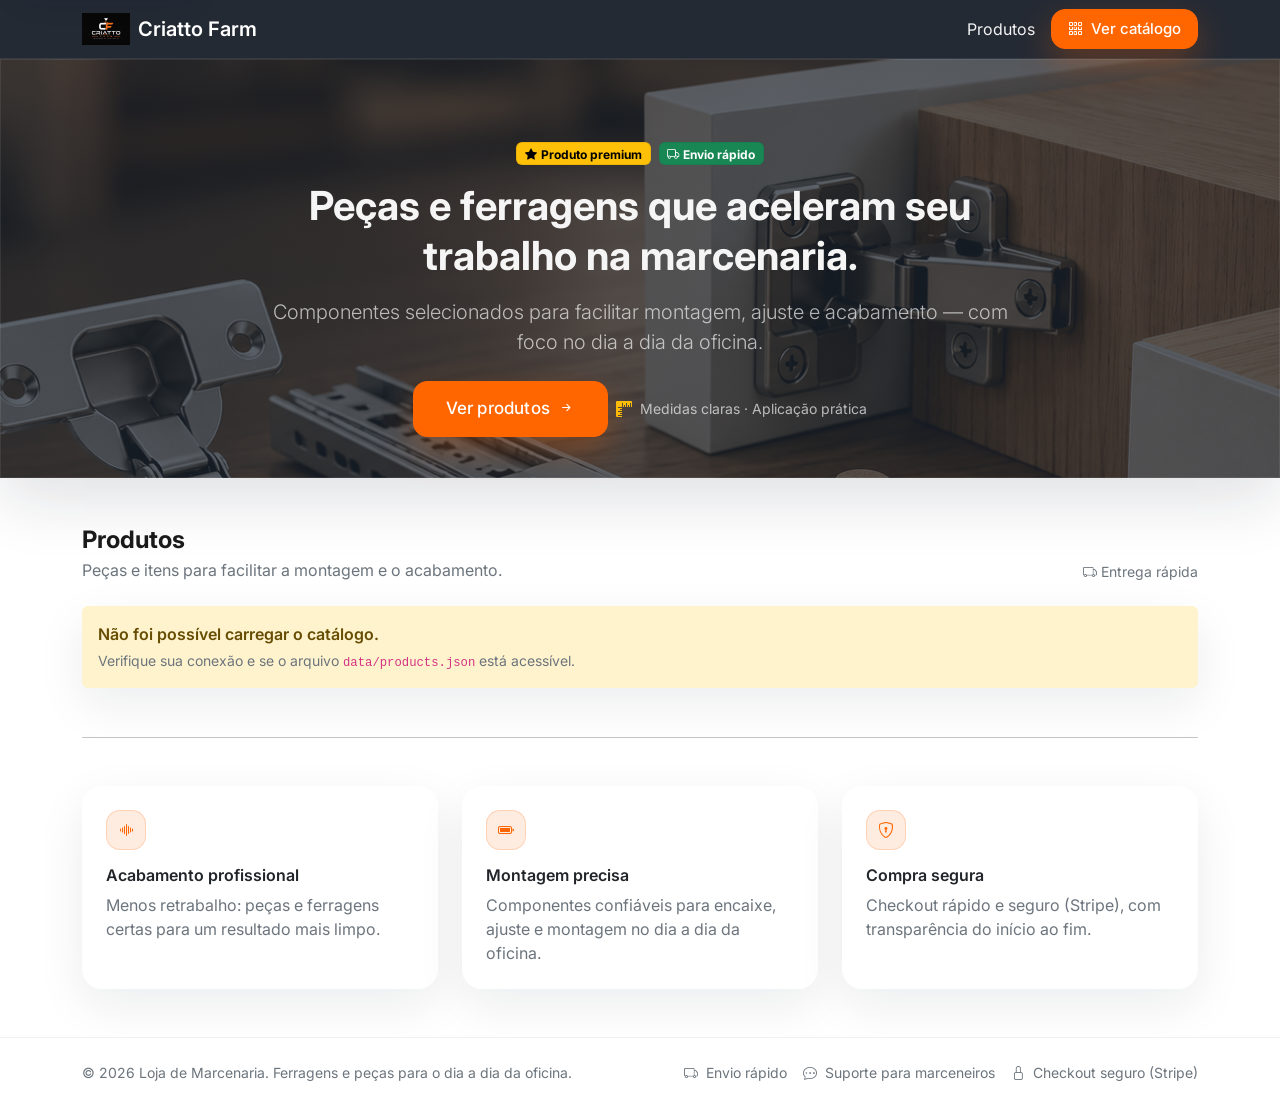
<file: index.html>
<!doctype html>
<html lang="pt-BR">
  <head>
    <meta charset="utf-8" />
    <meta name="viewport" content="width=device-width, initial-scale=1" />
    <meta
      name="description"
      content="Mini e-commerce de ferragens, acessórios e peças para marcenaria. Componentes para montagem, ajuste e acabamento da oficina com frete grátis."
    />

    <title>Loja de Marcenaria — Ferragens e Peças Premium</title>

    <link rel="icon" href="./favicon.svg" type="image/svg+xml" />

    <link rel="preconnect" href="https://fonts.googleapis.com" />
    <link rel="preconnect" href="https://fonts.gstatic.com" crossorigin />
    <link
      href="https://fonts.googleapis.com/css2?family=Inter:wght@400;500;600;700&display=swap"
      rel="stylesheet"
    />

    <link
      href="https://cdn.jsdelivr.net/npm/bootstrap@5.3.3/dist/css/bootstrap.min.css"
      rel="stylesheet"
      integrity="sha384-QWTKZyjpPEjISv5WaRU9OFeRpok6YctnYmDr5pNlyT2bRjXh0JMhjY6hW+ALEwIH"
      crossorigin="anonymous"
    />
    <link
      rel="stylesheet"
      href="https://cdn.jsdelivr.net/npm/bootstrap-icons@1.11.3/font/bootstrap-icons.min.css"
    />
    <link rel="stylesheet" href="./style.css" />
  </head>

  <body class="app is-loading">
    <a class="skip-link" href="#conteudo">Pular para o conteúdo</a>

    <nav class="navbar navbar-expand-lg navbar-light sticky-top nav-premium">
      <div class="container">
        <a class="navbar-brand d-flex align-items-center gap-2" href="./index.html">
          <img src="./src/img/logo.jpg" alt="Criatto Farm Logo" class="brand-logo" />
          <span class="fw-semibold">Criatto Farm</span>
        </a>
        <button
          class="navbar-toggler"
          type="button"
          data-bs-toggle="collapse"
          data-bs-target="#navbarMain"
          aria-controls="navbarMain"
          aria-expanded="false"
          aria-label="Abrir menu"
        >
          <span class="navbar-toggler-icon"></span>
        </button>

        <div class="collapse navbar-collapse" id="navbarMain">
          <ul class="navbar-nav ms-auto align-items-lg-center gap-lg-2">
            <li class="nav-item">
              <a class="nav-link" href="#produtos">Produtos</a>
            </li>
            <li class="nav-item">
              <a class="btn btn-sm btn-primary btn-glow" href="#produtos">
                <i class="bi bi-grid-3x3-gap me-1"></i>
                Ver catálogo
              </a>
            </li>
          </ul>
        </div>
      </div>
    </nav>

    <main id="conteudo">
      <header class="hero">
        <div class="container">
          <div class="row align-items-center g-4 justify-content-center">
            <div class="col-12 col-lg-8 text-center">
              <div class="d-inline-flex align-items-center gap-2 mb-3">
                <span class="badge text-bg-warning badge-soft">
                  <i class="bi bi-star-fill me-1"></i>Produto premium
                </span>
                <span class="badge text-bg-success badge-soft">
                  <i class="bi bi-truck me-1"></i>Envio rápido
                </span>
              </div>

              <h1 class="display-6 fw-bold lh-sm mb-3">
                Peças e ferragens que aceleram seu trabalho na marcenaria.
              </h1>
              <p class="lead text-secondary mb-4">
                Componentes selecionados para facilitar montagem, ajuste e acabamento — com foco no dia a
                dia da oficina.
              </p>

              <div class="d-flex flex-column flex-sm-row gap-2 align-items-sm-center justify-content-center">
                <a class="btn btn-primary btn-lg btn-glow" href="#produtos">
                  Ver produtos
                  <i class="bi bi-arrow-right-short ms-1"></i>
                </a>
                <div class="d-flex align-items-center gap-2 text-secondary">
                  <i class="bi bi-rulers text-warning"></i>
                  <span class="small">Medidas claras · Aplicação prática</span>
                </div>
              </div>
            </div>
          </div>
        </div>
      </header>

      <section class="py-5">
        <div class="container">
          <div class="d-flex align-items-end justify-content-between gap-3 mb-3 mb-lg-4">
            <div>
              <h2 id="produtos" class="h4 fw-bold mb-1">Produtos</h2>
              <p class="text-secondary mb-0">Peças e itens para facilitar a montagem e o acabamento.</p>
            </div>
            <div class="text-secondary small d-none d-sm-block">
              <i class="bi bi-truck me-1"></i>Entrega rápida
            </div>
          </div>

          <div class="row g-3 g-lg-4" data-products-grid>
            <!-- Cards são renderizados via script.js -->
          </div>

          <hr class="my-5" />
          <div class="row g-3 g-lg-4">
            <div class="col-12 col-md-4">
              <div class="feature card border-0 shadow-soft h-100 reveal">
                <div class="card-body p-4">
                  <div class="icon-bubble mb-3">
                    <i class="bi bi-soundwave"></i>
                  </div>
                  <h3 class="h6 fw-semibold">Acabamento profissional</h3>
                  <p class="text-secondary mb-0">
                    Menos retrabalho: peças e ferragens certas para um resultado mais limpo.
                  </p>
                </div>
              </div>
            </div>
            <div class="col-12 col-md-4">
              <div class="feature card border-0 shadow-soft h-100 reveal">
                <div class="card-body p-4">
                  <div class="icon-bubble mb-3">
                    <i class="bi bi-battery-full"></i>
                  </div>
                  <h3 class="h6 fw-semibold">Montagem precisa</h3>
                  <p class="text-secondary mb-0">
                    Componentes confiáveis para encaixe, ajuste e montagem no dia a dia da oficina.
                  </p>
                </div>
              </div>
            </div>
            <div class="col-12 col-md-4">
              <div class="feature card border-0 shadow-soft h-100 reveal">
                <div class="card-body p-4">
                  <div class="icon-bubble mb-3">
                    <i class="bi bi-shield-lock"></i>
                  </div>
                  <h3 class="h6 fw-semibold">Compra segura</h3>
                  <p class="text-secondary mb-0">
                    Checkout rápido e seguro (Stripe), com transparência do início ao fim.
                  </p>
                </div>
              </div>
            </div>
          </div>
        </div>
      </section>
    </main>

    <footer class="footer py-4">
      <div class="container">
        <div class="d-flex flex-column flex-sm-row gap-2 justify-content-between align-items-sm-center">
          <div class="text-secondary small">
            © <span id="year"></span> Loja de Marcenaria. Ferragens e peças para o dia a dia da
            oficina.
          </div>
          <div class="d-flex flex-wrap gap-3 text-secondary small">
            <span class="d-inline-flex align-items-center gap-2">
              <i class="bi bi-truck"></i>
              Envio rápido
            </span>
            <span class="d-inline-flex align-items-center gap-2">
              <i class="bi bi-chat-dots"></i>
              Suporte para marceneiros
            </span>
            <span class="d-inline-flex align-items-center gap-2">
              <i class="bi bi-lock"></i>
              Checkout seguro (Stripe)
            </span>
          </div>
        </div>
      </div>
    </footer>

    <script
      src="https://cdn.jsdelivr.net/npm/bootstrap@5.3.3/dist/js/bootstrap.bundle.min.js"
      integrity="sha384-YvpcrYf0tY3lHB60NNkmXc5s9fDVZLESaAA55NDzOxhy9GkcIdslK1eN7N6jIeHz"
      crossorigin="anonymous"
      defer
    ></script>
    <script src="./script.js" defer></script>
  </body>
</html>
</file>
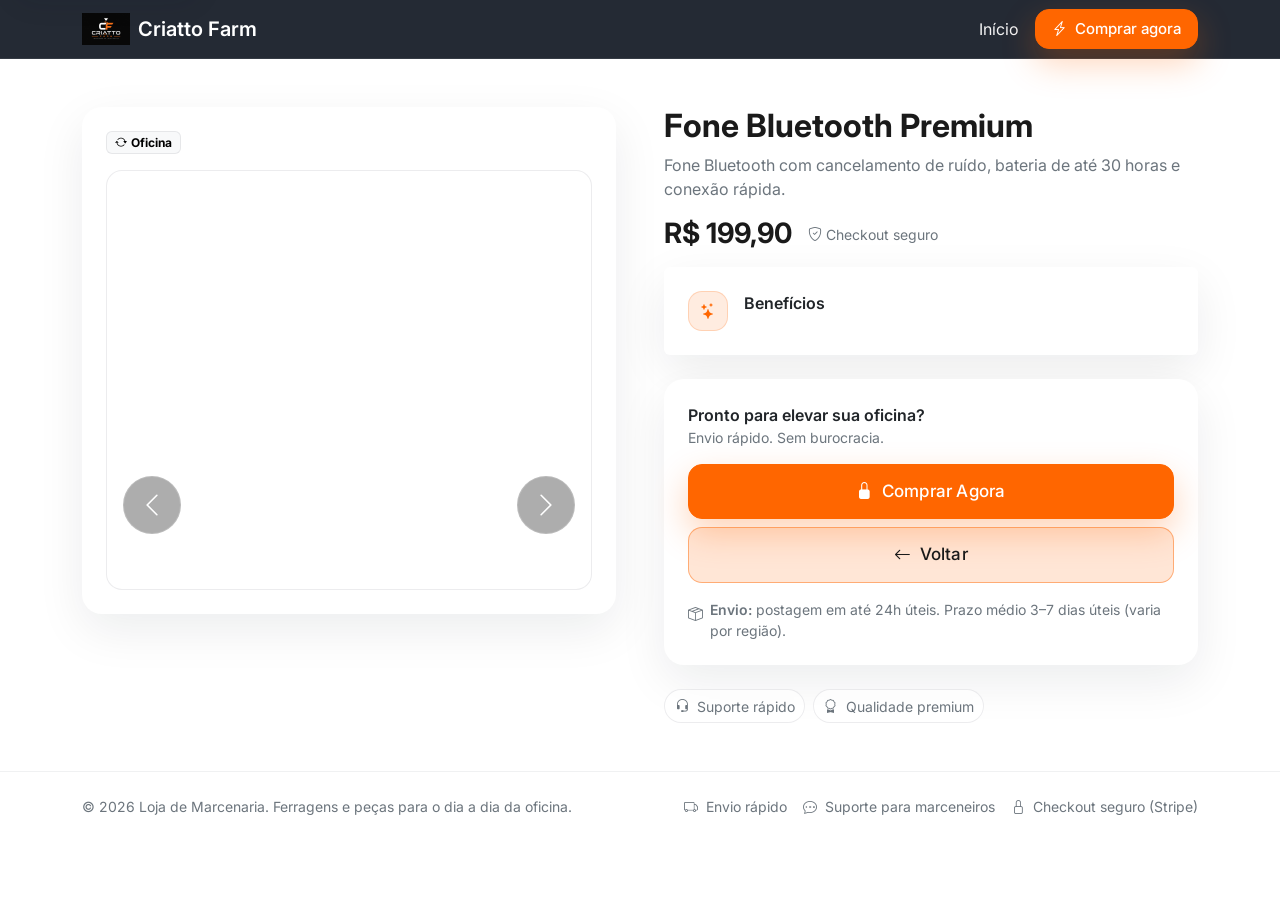
<file: produto/produto.html>
<!doctype html>
<html lang="pt-BR">

<head>
  <meta charset="utf-8" />
  <meta name="viewport" content="width=device-width, initial-scale=1" />
  <meta name="description"
    content="Detalhes do produto da Loja de Marcenaria. Ferragens e peças para montagem, ajuste e acabamento com checkout seguro via Stripe." />

  <title>Produto — Loja de Marcenaria | Ferragens e Peças</title>

  <link rel="icon" href="../favicon.svg" type="image/svg+xml" />

  <link rel="preconnect" href="https://fonts.googleapis.com" />
  <link rel="preconnect" href="https://fonts.gstatic.com" crossorigin />
  <link href="https://fonts.googleapis.com/css2?family=Inter:wght@400;500;600;700&display=swap" rel="stylesheet" />

  <link href="https://cdn.jsdelivr.net/npm/bootstrap@5.3.3/dist/css/bootstrap.min.css" rel="stylesheet"
    integrity="sha384-QWTKZyjpPEjISv5WaRU9OFeRpok6YctnYmDr5pNlyT2bRjXh0JMhjY6hW+ALEwIH" crossorigin="anonymous" />
  <link rel="stylesheet" href="https://cdn.jsdelivr.net/npm/bootstrap-icons@1.11.3/font/bootstrap-icons.min.css" />
  <link rel="stylesheet" href="../style.css" />
</head>

<body class="app is-loading" data-product-page>
  <a class="skip-link" href="#conteudo">Pular para o conteúdo</a>

  <nav class="navbar navbar-expand-lg navbar-light sticky-top nav-premium">
    <div class="container">
      <a class="navbar-brand d-flex align-items-center gap-2" href="../index.html" data-nav>
        <img src="../src/img/logo.jpg" alt="Criatto Farm Logo" class="brand-logo" />
        <span class="fw-semibold">Criatto Farm</span>
      </a>
      <button class="navbar-toggler" type="button" data-bs-toggle="collapse" data-bs-target="#navbarMain"
        aria-controls="navbarMain" aria-expanded="false" aria-label="Abrir menu">
        <span class="navbar-toggler-icon"></span>
      </button>

      <div class="collapse navbar-collapse" id="navbarMain">
        <ul class="navbar-nav ms-auto align-items-lg-center gap-lg-2">
          <li class="nav-item">
            <a class="nav-link" href="../index.html" data-nav>Início</a>
          </li>
          <li class="nav-item">
            <a class="btn btn-sm btn-primary btn-glow" href="#comprar">
              <i class="bi bi-lightning-charge me-1"></i>
              Comprar agora
            </a>
          </li>
        </ul>
      </div>
    </div>
  </nav>

  <main id="conteudo" class="py-5">
    <div class="container">
      <div class="row g-4 g-lg-5 align-items-start">
        <div class="col-12 col-lg-6">
          <div class="product-gallery card border-0 shadow-soft reveal">
            <div class="card-body p-3 p-sm-4">
              <div class="d-flex flex-wrap align-items-center gap-2 mb-3">
                <span class="badge text-bg-light badge-soft">
                  <i class="bi bi-arrow-repeat me-1"></i>Oficina
                </span>
              </div>
              <div class="rounded-4 overflow-hidden product-media">
                <div id="productCarousel" class="carousel slide" data-bs-ride="carousel">
                  <div class="carousel-indicators" data-product-carousel-indicators></div>
                  <div class="carousel-inner" data-product-carousel></div>
                  <button class="carousel-control-prev" type="button" data-bs-target="#productCarousel" data-bs-slide="prev">
                    <span class="carousel-control-prev-icon" aria-hidden="true"></span>
                    <span class="visually-hidden">Anterior</span>
                  </button>
                  <button class="carousel-control-next" type="button" data-bs-target="#productCarousel" data-bs-slide="next">
                    <span class="carousel-control-next-icon" aria-hidden="true"></span>
                    <span class="visually-hidden">Próximo</span>
                  </button>
                </div>
              </div>
            </div>
          </div>
        </div>

        <div class="col-12 col-lg-6">
          <div class="reveal">
            <h1 class="h2 fw-bold mb-2" data-product="name">Fone Bluetooth Premium</h1>
            <p class="text-secondary mb-3" data-product="fullDescription">
              Fone Bluetooth com cancelamento de ruído, bateria de até 30 horas e conexão rápida.
            </p>

            <div class="d-flex align-items-center gap-3 flex-wrap mb-3">
              <div class="h3 fw-bold mb-0" data-product="price">R$ 199,90</div>
              <div class="text-secondary small">
                <i class="bi bi-shield-check me-1"></i>Checkout seguro
              </div>
            </div>

            <div class="card border-0 shadow-soft mb-4">
              <div class="card-body p-4">
                <div class="d-flex align-items-start gap-3">
                  <div class="icon-bubble flex-shrink-0">
                    <i class="bi bi-stars"></i>
                  </div>
                  <div>
                    <div class="fw-semibold mb-1">Benefícios</div>
                    <ul class="list-unstyled mb-0 benefits" data-product-benefits></ul>
                  </div>
                </div>
              </div>
            </div>

            <div id="comprar" class="card border-0 shadow-soft purchase-card">
              <div class="card-body p-4">
                <div class="d-flex flex-column flex-sm-row gap-2 align-items-sm-center justify-content-between">
                  <div>
                    <div class="fw-semibold">Pronto para elevar sua oficina?</div>
                    <div class="text-secondary small">
                      Envio rápido. Sem burocracia.
                    </div>
                  </div>
                </div>

                <div class="d-grid gap-2 mt-3">
                  <a class="btn btn-primary btn-lg btn-glow" rel="noopener noreferrer" id="stripeLink">
                    <i class="bi bi-lock-fill me-1"></i>
                    Comprar Agora
                  </a>
                  <a class="btn btn-outline-primary btn-lg btn-soft" href="../index.html" data-nav>
                    <i class="bi bi-arrow-left me-1"></i>
                    Voltar
                  </a>
                </div>

                <div class="mt-3 small text-secondary">
                  <div class="d-flex gap-2 align-items-start">
                    <i class="bi bi-box-seam mt-1"></i>
                    <div>
                      <span class="fw-semibold">Envio:</span> postagem em até 24h úteis. Prazo
                      médio 3–7 dias úteis (varia por região).
                    </div>
                  </div>

                </div>
              </div>
            </div>

            <div class="mt-4 d-flex flex-wrap gap-2 text-secondary small">
              <span class="pill">
                <i class="bi bi-headset me-1"></i>Suporte rápido
              </span>
              <span class="pill">
                <i class="bi bi-award me-1"></i>Qualidade premium
              </span>
            </div>
          </div>
        </div>
      </div>


    </div>
  </main>

  <footer class="footer py-4">
    <div class="container">
      <div class="d-flex flex-column flex-sm-row gap-2 justify-content-between align-items-sm-center">
        <div class="text-secondary small">
          © <span id="year"></span> Loja de Marcenaria. Ferragens e peças para o dia a dia da
          oficina.
        </div>
        <div class="d-flex flex-wrap gap-3 text-secondary small">
          <span class="d-inline-flex align-items-center gap-2">
            <i class="bi bi-truck"></i>
            Envio rápido
          </span>
          <span class="d-inline-flex align-items-center gap-2">
            <i class="bi bi-chat-dots"></i>
            Suporte para marceneiros
          </span>
          <span class="d-inline-flex align-items-center gap-2">
            <i class="bi bi-lock"></i>
            Checkout seguro (Stripe)
          </span>
        </div>
      </div>
    </div>
  </footer>

  <script src="https://cdn.jsdelivr.net/npm/bootstrap@5.3.3/dist/js/bootstrap.bundle.min.js"
    integrity="sha384-YvpcrYf0tY3lHB60NNkmXc5s9fDVZLESaAA55NDzOxhy9GkcIdslK1eN7N6jIeHz" crossorigin="anonymous"
    defer></script>
  <script src="../script.js" defer></script>
</body>

</html>
</file>
<file: style.css>
:root {
  --bg: #ffffff;
  --panel: rgba(255, 255, 255, 0.95);
  --panel-solid: #ffffff;
  --text: #1a1a1a;
  --muted: #666666;
  --primary: #ff6600; /* accent laranja */
  --primary-2: #e55a00; /* hover/active */
  --ring: rgba(255, 102, 0, 0.28);
  --shadow: 0 16px 48px rgba(15, 23, 42, 0.08);
  --shadow-sm: 0 10px 26px rgba(15, 23, 42, 0.09);
  --radius: 1.25rem;

  /* Bootstrap theme overrides */
  --bs-primary: var(--primary);
  --bs-primary-rgb: 255, 102, 0;
  /* Links should be readable (black), accent stays for fills/borders */
  --bs-link-color: var(--text);
  --bs-link-hover-color: var(--text);
  --bs-focus-ring-color: var(--ring);
}

/* Ensure Bootstrap components pick up the warm palette */
:root,
[data-bs-theme='light'] {
  --bs-primary: var(--primary);
  --bs-primary-rgb: 255, 102, 0;
  --bs-link-color: var(--text);
  --bs-link-hover-color: var(--text);
}

.btn-primary {
  --bs-btn-bg: var(--primary);
  --bs-btn-border-color: var(--primary);
  --bs-btn-hover-bg: var(--primary-2);
  --bs-btn-hover-border-color: var(--primary-2);
  --bs-btn-active-bg: #cc4400;
  --bs-btn-active-border-color: #cc4400;
  --bs-btn-color: #ffffff;
  --bs-btn-hover-color: #ffffff;
  --bs-btn-active-color: #ffffff;
}

.btn-outline-primary {
  --bs-btn-color: var(--text);
  --bs-btn-border-color: rgba(255, 102, 0, 0.55);
  --bs-btn-hover-bg: rgba(255, 102, 0, 0.18);
  --bs-btn-hover-border-color: rgba(255, 102, 0, 0.7);
  --bs-btn-hover-color: var(--text);
  --bs-btn-active-bg: rgba(255, 102, 0, 0.24);
  --bs-btn-active-border-color: rgba(255, 102, 0, 0.8);
  --bs-btn-active-color: var(--text);
}

.text-primary {
  color: var(--text) !important;
}

a {
  color: var(--text);
  text-decoration-color: rgba(255, 102, 0, 0.75);
  text-underline-offset: 0.18em;
}

a:hover {
  color: var(--text);
  text-decoration-color: rgba(255, 102, 0, 1);
}

* {
  box-sizing: border-box;
}

html,
body {
  height: 100%;
}

body {
  font-family: Inter, system-ui, -apple-system, Segoe UI, Roboto, Helvetica, Arial, sans-serif;
  background: var(--bg);
  color: var(--text);
}

.app {
  overflow-x: hidden;
}

.skip-link {
  position: absolute;
  left: 12px;
  top: 12px;
  padding: 10px 12px;
  background: var(--panel-solid);
  border-radius: 999px;
  box-shadow: var(--shadow-sm);
  transform: translateY(-140%);
  transition: transform 200ms ease;
  z-index: 2000;
  color: var(--text);
  text-decoration: none;
}

.skip-link:focus {
  transform: translateY(0);
  outline: 3px solid var(--ring);
  outline-offset: 2px;
}

.nav-premium {
  background: rgba(28, 34, 44, 0.96);
  backdrop-filter: blur(10px);
  -webkit-backdrop-filter: blur(10px);
  border-bottom: 1px solid rgba(255, 255, 255, 0.08);
}

.navbar .nav-link {
  color: rgba(255, 255, 255, 0.95);
}

.navbar .nav-link:hover {
  color: #ffffff;
}

.brand-mark {
  width: 14px;
  height: 14px;
  border-radius: 6px;
  box-shadow: 0 8px 22px rgba(255, 102, 0, 0.35);
}

.brand-logo {
  height: 32px;
  width: auto;
  object-fit: contain;
}

.navbar-brand > span {
  color: #ffffff;
}

.hero {
  padding: 5rem 0 2.5rem;
  background-image: linear-gradient(rgba(28, 37, 48, 0.72), rgba(28, 37, 48, 0.72)), url('./src/img/hero.png');
  background-size: cover;
  background-position: center;
  background-attachment: fixed;
  color: #f5f5f5;
  border-radius: 0;
  box-shadow: 0 24px 56px rgba(15, 23, 42, 0.12);
  border: 1px solid rgba(255, 255, 255, 0.08);
}

.hero .text-secondary {
  color: rgba(245, 245, 245, 0.70) !important;
}

.hero .badge.text-bg-light {
  background: rgba(255, 255, 255, 0.12);
  color: #f5f5f5;
}

@media (max-width: 575.98px) {
  .hero {
    padding: 2.75rem 0 1.5rem;
  }
}

.hero-card {
  border-radius: var(--radius);
}

.product-media {
  background: #ffffff;
  border: 1px solid rgba(15, 23, 42, 0.08);
  display: flex;
  align-items: center;
  justify-content: center;
  min-height: 420px;
  position: relative;
}

#productCarousel {
  position: relative;
  width: 100%;
  min-height: 340px;
  padding-bottom: 4rem;
}

.carousel-inner {
  min-height: 100%;
}

.product-img {
  display: block;
  max-height: 400px;
  width: 100%;
  object-fit: contain;
  background: white;
  border-radius: 0.5rem;
}

.carousel-control-prev,
.carousel-control-next {
  position: absolute;
  width: 3.6rem;
  height: 3.6rem;
  min-height: 0;
  opacity: 1;
  transition: background-color 180ms ease, opacity 180ms ease, transform 180ms ease;
  background-color: rgba(0, 0, 0, 0.32);
  border-radius: 50%;
  border: 1px solid rgba(255, 255, 255, 0.18);
  display: inline-flex;
  align-items: center;
  justify-content: center;
  top: auto;
  bottom: 1rem;
  padding: 0;
  z-index: 3;
}

.carousel-control-prev {
  left: 1rem;
}

.carousel-control-next {
  right: 1rem;
}

.carousel-control-prev:hover,
.carousel-control-next:hover {
  background-color: rgba(0, 0, 0, 0.52);
  transform: scale(1.05);
}

.carousel-control-prev-icon,
.carousel-control-next-icon {
  width: 1.6rem;
  height: 1.6rem;
  background-size: 100% 100%;
}

.carousel-indicators {
  position: absolute;
  bottom: 1rem;
  left: 0;
  right: 0;
  z-index: 3;
  display: flex;
  gap: 0.45rem;
  justify-content: center;
  padding: 0;
  margin: 0;
  background: transparent;
  align-items: center;
}

.carousel-indicators button {
  width: 0.85rem;
  height: 0.85rem;
  border-radius: 50%;
  border: 1px solid rgba(255, 255, 255, 0.45);
  background-color: rgba(0, 0, 0, 0.42);
  transition: background-color 180ms ease, box-shadow 180ms ease;
}

.carousel-indicators button.active,
.carousel-indicators button:hover {
  background-color: var(--primary);
  box-shadow: 0 0 0 4px rgba(255, 255, 255, 0.18);
  transform: none;
}

.shadow-soft {
  box-shadow: var(--shadow);
}

.badge-soft {
  border: 1px solid rgba(15, 23, 42, 0.08);
}

.pill {
  display: inline-flex;
  align-items: center;
  gap: 0.25rem;
  padding: 0.35rem 0.6rem;
  border-radius: 999px;
  border: 1px solid rgba(15, 23, 42, 0.08);
  background: rgba(255, 255, 255, 0.7);
  backdrop-filter: blur(8px);
  -webkit-backdrop-filter: blur(8px);
}

.icon-bubble {
  width: 40px;
  height: 40px;
  border-radius: 14px;
  display: inline-flex;
  align-items: center;
  justify-content: center;
  color: var(--primary);
  background: rgba(255, 102, 0, 0.12);
  border: 1px solid rgba(255, 102, 0, 0.2);
}

.feature,
.product-gallery,
.product-card {
  border-radius: var(--radius);
  transition: transform 220ms ease, box-shadow 220ms ease;
}

.product-card[data-href] {
  cursor: pointer;
}

.product-card[data-href]:hover {
  transform: translateY(-2px);
  box-shadow: 0 20px 60px rgba(15, 23, 42, 0.16);
}

.feature:hover,
.product-gallery:hover,
.product-card:hover {
  transform: translateY(-2px);
  box-shadow: 0 20px 60px rgba(15, 23, 42, 0.12);
}

.btn {
  border-radius: 14px;
  transition: transform 180ms ease, box-shadow 180ms ease, background-color 180ms ease,
    border-color 180ms ease, color 180ms ease;
  font-weight: 500;
  position: relative;
  overflow: hidden;
}

.btn::before {
  content: '';
  position: absolute;
  top: 50%;
  left: 50%;
  width: 0;
  height: 0;
  border-radius: 50%;
  background: rgba(255, 255, 255, 0.3);
  transform: translate(-50%, -50%);
  transition: width 600ms ease, height 600ms ease;
  z-index: -1;
}

.btn:hover::before {
  width: 300px;
  height: 300px;
}

.btn:active {
  transform: translateY(2px);
}

.btn:focus-visible {
  outline: 3px solid var(--ring);
  outline-offset: 2px;
}

.btn-primary {
  position: relative;
}

.btn-primary:hover {
  letter-spacing: 0.3px;
}

.btn-glow {
  box-shadow: 0 14px 34px rgba(255, 102, 0, 0.28);
}

.btn-glow:hover {
  box-shadow: 0 20px 52px rgba(255, 102, 0, 0.42), 0 0 20px rgba(255, 102, 0, 0.15);
  transform: translateY(-2px) scale(1.02);
}

.btn-glow:active {
  transform: translateY(1px) scale(0.98);
  box-shadow: 0 8px 20px rgba(255, 102, 0, 0.25);
}

.btn-soft {
  background: rgba(255, 102, 0, 0.16);
  border-color: rgba(255, 102, 0, 0.45);
}

.btn-soft:hover {
  background: rgba(255, 102, 0, 0.28);
  border-color: rgba(255, 102, 0, 0.7);
  transform: translateY(-2px);
}

.btn-outline-primary:focus-visible {
  background-color: rgba(255, 102, 0, 0.1);
}

/* Button size improvements */
.btn-lg {
  padding: 0.875rem 2rem;
  font-size: 1.0625rem;
  letter-spacing: 0.2px;
}

.btn-sm {
  padding: 0.475rem 1rem;
  font-size: 0.9375rem;
}

.btn-md {
  padding: 0.65rem 1.5rem;
  font-size: 1rem;
}

.purchase-card {
  border-radius: var(--radius);
}

.benefits li + li {
  margin-top: 0.5rem;
}

.footer {
  border-top: 1px solid rgba(15, 23, 42, 0.06);
  background: rgba(255, 255, 255, 0.5);
  backdrop-filter: blur(10px);
  -webkit-backdrop-filter: blur(10px);
}

/* Page transitions */
.is-loading {
  opacity: 0;
}

.is-loaded {
  opacity: 1;
  transition: opacity 320ms ease;
}

.is-leaving {
  opacity: 0;
  transition: opacity 220ms ease;
}

/* Scroll reveal */
.reveal {
  opacity: 0;
  transform: translateY(10px);
  transition: opacity 520ms ease, transform 520ms ease;
  will-change: opacity, transform;
}

.reveal.is-visible {
  opacity: 1;
  transform: translateY(0);
}

@media (prefers-reduced-motion: reduce) {
  .btn,
  .feature,
  .product-gallery,
  .reveal,
  .is-loaded,
  .is-leaving {
    transition: none !important;
  }
  .feature:hover,
  .product-gallery:hover,
  .btn-glow:hover {
    transform: none !important;
  }
}
</file>
